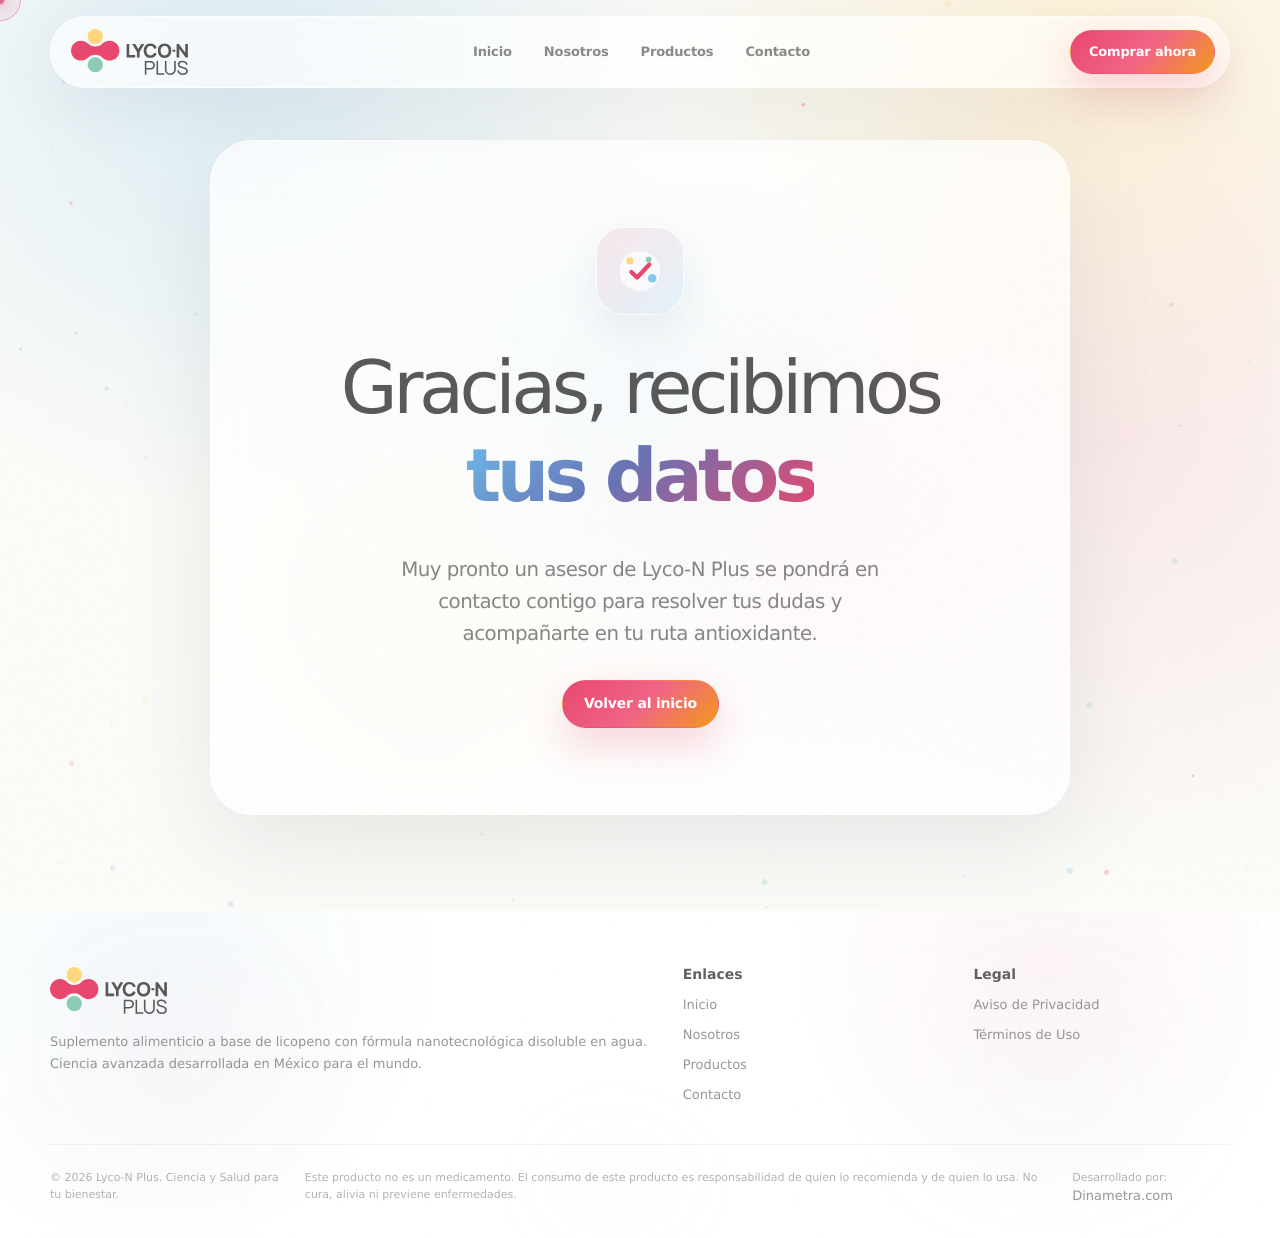
<file: thankyou.html>
<!DOCTYPE html>
<html lang="es">
<head>
  <meta charset="UTF-8" />
  <meta name="viewport" content="width=device-width, initial-scale=1.0" />
  <title>Lyco-N Plus | Protección celular con 80% de absorción</title>
  <meta name="description" content="Lyco-N Plus: fórmula nanohíbrida con 80% de absorción. Ciencia mexicana patentada por la UDG." />
  <link rel="icon" type="image/svg+xml" href="[data-uri]" />
  <style>
    :root {
      --gray: #595757;
      --gray-900: #313030;
      --gray-700: #666464;
      --gray-500: #918f8f;
      --gray-300: #dedddd;
      --gray-100: #f7f7f5;
      --white: #ffffff;
      --orange: #F2991A;
      --blue: #6EBAE8;
      --pink: #E8476E;
      --green: #8CCEB5;
      --yellow: #FFD67A;
      --purple: #6673B5;
      --mint: #effaf6;
      --rose: #fff2f5;
      --sky: #f1fbff;
      --cream: #fff9eb;
      --ink-soft: rgba(49, 48, 48, .78);
      --muted: rgba(89, 87, 87, .68);
      --shadow-soft: 0 28px 90px rgba(54, 64, 80, .10);
      --shadow-card: 0 16px 50px rgba(54, 64, 80, .075);
      --radius-xl: 34px;
      --radius-lg: 24px;
      --radius-md: 18px;
      --max: 1180px;
      --ease: cubic-bezier(.2,.8,.2,1);
      --spring: cubic-bezier(.16,1,.3,1);
    }

    * { box-sizing: border-box; }
    html { scroll-behavior: smooth; }
    body {
      margin: 0;
      font-family: Inter, ui-sans-serif, system-ui, -apple-system, BlinkMacSystemFont, "Segoe UI", sans-serif;
      color: var(--gray);
      background:
        radial-gradient(circle at 18% 6%, rgba(110, 186, 232, .20), transparent 28%),
        radial-gradient(circle at 85% 4%, rgba(255, 214, 122, .26), transparent 26%),
        radial-gradient(circle at 88% 36%, rgba(232, 71, 110, .10), transparent 31%),
        #fbfbf8;
      overflow-x: hidden;
      -webkit-font-smoothing: antialiased;
      text-rendering: geometricPrecision;
      cursor: none;
    }

    /* Estilos scrollbar */
    ::-webkit-scrollbar { width: 4px; }
    ::-webkit-scrollbar-thumb { background: var(--pink); border-radius: 8px; }
    ::-webkit-scrollbar-track { background: rgba(247, 247, 245, .68); }
    .dm-base-context { display: none; }
    body { overflow-x: hidden; }

    a { color: inherit; text-decoration: none; }
    img, svg { display: block; max-width: 100%; }
    button, input { font: inherit; }

    .page-shell { position: relative; overflow: hidden; }
    .noise {
      position: fixed;
      inset: 0;
      pointer-events: none;
      z-index: 70;
      opacity: .022;
      background-image: url("data:image/svg+xml,%3Csvg viewBox='0 0 256 256' xmlns='http://www.w3.org/2000/svg'%3E%3Cfilter id='noise'%3E%3CfeTurbulence type='fractalNoise' baseFrequency='.9' numOctaves='4' stitchTiles='stitch'/%3E%3C/filter%3E%3Crect width='256' height='256' filter='url(%23noise)' opacity='.65'/%3E%3C/svg%3E");
    }

    .progress-bar {
      position: fixed;
      z-index: 100;
      top: 0;
      left: 0;
      width: 0%;
      height: 3px;
      background: linear-gradient(90deg, var(--pink), var(--orange), var(--yellow), var(--blue));
      box-shadow: 0 0 22px rgba(232, 71, 110, .42);
      pointer-events: none;
    }

    .cursor-dot,
    .cursor-follower {
      position: fixed;
      top: 0;
      left: 0;
      border-radius: 999px;
      pointer-events: none;
      z-index: 120;
      transform: translate(-50%, -50%);
      mix-blend-mode: multiply;
    }
    .cursor-dot {
      width: 9px;
      height: 9px;
      background: var(--pink);
      box-shadow: 0 0 18px rgba(232, 71, 110, .30);
    }
    .cursor-follower {
      width: 42px;
      height: 42px;
      border: 1px solid rgba(232, 71, 110, .38);
      background: rgba(232, 71, 110, .08);
      transition: width .28s var(--spring), height .28s var(--spring), background .28s var(--spring), border .28s var(--spring);
      backdrop-filter: blur(4px);
    }
    body.cursor-active .cursor-follower {
      width: 72px;
      height: 72px;
      background: rgba(110, 186, 232, .11);
      border-color: rgba(110, 186, 232, .52);
    }

    .container {
      width: min(var(--max), calc(100% - 44px));
      margin: 0 auto;
      position: relative;
      z-index: 2;
    }

    .nav {
      position: fixed;
      z-index: 90;
      top: 16px;
      left: 50%;
      transform: translateX(-50%);
      width: min(var(--max), calc(100% - 32px));
      min-height: 70px;
      display: flex;
      align-items: center;
      justify-content: space-between;
      gap: 18px;
      padding: 12px 14px 12px 20px;
      background: rgba(255, 255, 255, .62);
      border: 1px solid rgba(255, 255, 255, .80);
      border-radius: 999px;
      box-shadow: 0 18px 64px rgba(54, 64, 80, .075);
      backdrop-filter: blur(20px);
      -webkit-backdrop-filter: blur(20px);
      transition: background .35s var(--ease), border .35s var(--ease), box-shadow .35s var(--ease), min-height .35s var(--ease), top .35s var(--ease);
    }
    .nav.is-scrolled {
      top: 10px;
      min-height: 62px;
      background: rgba(255, 255, 255, .82);
      border-color: rgba(232, 71, 110, .12);
      box-shadow: 0 18px 70px rgba(54, 64, 80, .11);
    }

    .brand { display: inline-flex; align-items: center; gap: 10px; min-width: 142px; }
    .brand img { width: 118px; height: auto; }

    .nav-links {
      list-style: none;
      display: flex;
      align-items: center;
      justify-content: center;
      gap: 4px;
      margin: 0;
      padding: 0;
      color: rgba(89, 87, 87, .70);
      font-size: 13px;
      font-weight: 560;
      letter-spacing: -.01em;
    }
    .nav-links a {
      display: inline-flex;
      padding: 11px 14px;
      border-radius: 999px;
      transition: .25s var(--ease);
    }
    .nav-links a:hover { background: rgba(110, 186, 232, .14); color: var(--gray-900); }

    .btn {
      display: inline-flex;
      align-items: center;
      justify-content: center;
      gap: 9px;
      min-height: 48px;
      padding: 0 21px;
      border-radius: 999px;
      border: 1px solid transparent;
      font-size: 14px;
      font-weight: 720;
      letter-spacing: -.015em;
      cursor: none;
      transition: transform .25s var(--ease), box-shadow .25s var(--ease), background .25s var(--ease), border-color .25s var(--ease), filter .25s var(--ease);
      will-change: transform;
    }
    .btn:hover { transform: translateY(-4px) scale(1.015); }
    .btn-float { animation: buttonFloat 4.8s var(--ease) infinite; }
    .btn-float:nth-child(2) { animation-delay: .55s; }
    @keyframes buttonFloat {
      0%,100% { transform: translateY(0); }
      50% { transform: translateY(-5px); }
    }
    .btn-primary {
      color: white;
      background: linear-gradient(135deg, var(--pink), #f16585 52%, var(--orange));
      box-shadow: 0 16px 42px rgba(232, 71, 110, .24);
    }
    .btn-primary:hover { box-shadow: 0 22px 58px rgba(232, 71, 110, .32); filter: saturate(1.05); }
    .btn-soft {
      color: rgba(49,48,48,.84);
      background: rgba(255,255,255,.74);
      border-color: rgba(89, 87, 87, .12);
      box-shadow: 0 16px 44px rgba(54, 64, 80, .08);
      backdrop-filter: blur(16px);
    }
    .btn-soft:hover { background: white; border-color: rgba(110, 186, 232, .30); }
    .btn-small { min-height: 44px; padding-inline: 18px; font-size: 13px; }

    .particle-canvas {
      position: absolute;
      inset: 0;
      width: 100%;
      height: 100%;
      z-index: 0;
      pointer-events: none;
      opacity: .72;
    }

    .hero {
      min-height: 100svh;
      padding: 124px 0 54px;
      display: grid;
      align-items: center;
      position: relative;
      isolation: isolate;
      overflow: visible;
    }
    .hero::before {
      content: "";
      position: absolute;
      inset: 0;
      z-index: -2;
      background:
        radial-gradient(circle at 66% 43%, rgba(110, 186, 232, .18), transparent 30%),
        radial-gradient(circle at 50% 70%, rgba(232, 71, 110, .09), transparent 32%),
        linear-gradient(180deg, rgba(255,255,255,.52), rgba(255,255,255,0));
    }
    .hero-layout {
      min-height: min(760px, calc(100svh - 142px));
      display: grid;
      grid-template-columns: minmax(0, 0.9fr) minmax(420px, 1.12fr);
      align-items: center;
      gap: clamp(26px, 4vw, 62px);
      position: relative;
      overflow: visible;
    }
    .hero-copy { position: relative; z-index: 6; max-width: 610px; overflow: visible; }
    .hero-kicker {
      display: inline-flex;
      align-items: center;
      gap: 9px;
      margin-bottom: 20px;
      padding: 8px 12px;
      border-radius: 999px;
      background: rgba(255,255,255,.66);
      border: 1px solid rgba(89, 87, 87, .08);
      box-shadow: 0 14px 40px rgba(54, 64, 80, .055);
      font-size: 12px;
      font-weight: 720;
      color: rgba(89, 87, 87, .70);
      letter-spacing: .02em;
      backdrop-filter: blur(12px);
    }
    .hero-kicker .dot { width: 8px; height: 8px; border-radius: 50%; background: var(--green); box-shadow: 12px 0 0 var(--blue), 24px 0 0 var(--yellow), 36px 0 0 var(--pink); margin-right: 36px; }

    h1, h2, h3, p { margin-top: 0; }
    h1 {
      max-width: 680px;
      margin: 0 0 24px;
      font-size: clamp(50px, 6.1vw, 104px);
      line-height: .96;
      letter-spacing: -.072em;
      font-weight: 390;
      color: rgba(49,48,48,.80);
      text-wrap: balance;
      overflow: visible;
      padding-bottom: .08em;
    }
    h1 strong,
    h2 strong {
      font-weight: 770;
      color: transparent;
      background: linear-gradient(135deg, var(--blue), var(--purple) 45%, var(--pink));
      -webkit-background-clip: text;
      background-clip: text;
    }
    .line-wrap {
      display: block;
      overflow: hidden;
      padding: 0 .04em .08em;
      margin: 0 -.04em -.08em;
    }
    .line {
      display: block;
      transform: translateY(108%);
      transition: transform 1.1s var(--spring);
      will-change: transform;
    }
    .is-visible .line { transform: translateY(0); }
    .line-wrap:nth-child(2) .line { transition-delay: .08s; }
    .line-wrap:nth-child(3) .line { transition-delay: .16s; }
    .line-wrap:nth-child(4) .line { transition-delay: .24s; }

    .hero-lead {
      max-width: 520px;
      margin-bottom: 30px;
      color: rgba(89, 87, 87, .72);
      font-size: clamp(17px, 1.55vw, 21px);
      line-height: 1.62;
      font-weight: 390;
      letter-spacing: -.026em;
    }
    .hero-actions { display: flex; flex-wrap: wrap; gap: 12px; }

    .hero-visual {
      position: relative;
      z-index: 4;
      min-height: 650px;
      display: grid;
      place-items: center;
      perspective: 1200px;
      overflow: visible;
      transform-style: preserve-3d;
      transition: transform .18s linear;
    }
    .hero-visual::before {
      content: "";
      position: absolute;
      width: min(720px, 92vw);
      aspect-ratio: 1.06;
      border-radius: 42%;
      background:
        radial-gradient(circle at 62% 38%, rgba(110,186,232,.25), transparent 34%),
        radial-gradient(circle at 42% 70%, rgba(232,71,110,.13), transparent 31%),
        radial-gradient(circle at 58% 62%, rgba(255,214,122,.14), transparent 29%);
      filter: blur(18px);
      opacity: .9;
      animation: auraDrift 9s var(--ease) infinite;
    }
    @keyframes auraDrift {
      0%,100% { transform: translate3d(0,0,0) scale(.95); }
      50% { transform: translate3d(10px,-12px,0) scale(1.03); }
    }

    .capsule-scene {
      position: relative;
      width: min(720px, 94vw);
      aspect-ratio: 1.1;
      transform-style: preserve-3d;
      filter: drop-shadow(0 58px 55px rgba(54,64,80,.20));
      animation: renderFloat 7s var(--ease) infinite;
    }
    @keyframes renderFloat {
      0%,100% { transform: translateY(0) rotateX(0deg) rotateZ(-1deg); }
      50% { transform: translateY(-14px) rotateX(3deg) rotateZ(1deg); }
    }
    .capsule-svg { width: 100%; height: 100%; overflow: visible; }
    .cap-top { transform-origin: 520px 250px; animation: capOpen 4.4s var(--spring) .25s both, capBreath 6s var(--ease) 4.6s infinite; }
    .cap-bottom { transform-origin: 320px 410px; animation: capBaseIn 1.2s var(--spring) .15s both; }
    @keyframes capOpen {
      0% { transform: translate(0px, 88px) rotate(-26deg); opacity: 0; }
      55% { opacity: 1; }
      100% { transform: translate(34px, -52px) rotate(-18deg); opacity: 1; }
    }
    @keyframes capBreath {
      0%,100% { transform: translate(34px, -52px) rotate(-18deg); }
      50% { transform: translate(44px, -64px) rotate(-20deg); }
    }
    @keyframes capBaseIn {
      0% { transform: translate(-30px, 28px) rotate(10deg); opacity: 0; }
      100% { transform: translate(0, 0) rotate(0deg); opacity: 1; }
    }
    .nano-particle { transform-origin: center; opacity: 0; animation: moleculeRise 4.4s var(--spring) forwards; }
    .nano-particle:nth-child(odd) { animation-duration: 5.2s; }
    .nano-particle:nth-child(3n) { animation-delay: .38s; }
    .nano-particle:nth-child(4n) { animation-delay: .74s; }
    @keyframes moleculeRise {
      0% { transform: translate(0, 34px) scale(.46); opacity: 0; }
      35% { opacity: .72; }
      100% { transform: translate(var(--mx, 0), var(--my, -80px)) scale(1); opacity: .95; }
    }
    .spark { animation: sparkle 3.4s ease-in-out infinite; transform-origin: center; }
    .spark:nth-child(2n) { animation-delay: .65s; }
    @keyframes sparkle { 0%,100% { opacity:.1; transform: scale(.65); } 50% { opacity:.92; transform: scale(1.12); } }

    .hero-stat {
      position: absolute;
      z-index: 8;
      display: grid;
      gap: 3px;
      min-width: 152px;
      padding: 15px 16px;
      border-radius: 22px;
      background: rgba(255,255,255,.72);
      border: 1px solid rgba(255,255,255,.86);
      box-shadow: var(--shadow-card);
      backdrop-filter: blur(18px);
      color: var(--gray-700);
      animation: statFloat 5.8s var(--ease) infinite;
    }
    .hero-stat b { font-size: 25px; line-height: 1; letter-spacing: -.045em; color: var(--gray-900); font-weight: 760; }
    .hero-stat span { font-size: 12px; line-height: 1.26; color: rgba(89,87,87,.66); font-weight: 610; }
    .stat-a { left: 2%; top: 19%; }
    .stat-b { right: 0; top: 29%; animation-delay: .8s; }
    .stat-c { left: 13%; bottom: 17%; animation-delay: 1.4s; }
    .stat-a b { color: var(--blue); }
    .stat-b b { color: var(--pink); }
    .stat-c b { color: var(--green); }
    @keyframes statFloat { 0%,100% { transform: translateY(0); } 50% { transform: translateY(-10px); } }

    .marquee-strip {
      width: 100%;
      overflow: hidden;
      padding: 15px 0;
      border-block: 1px solid rgba(89,87,87,.07);
      background: rgba(255,255,255,.38);
      backdrop-filter: blur(12px);
    }
    .keyword-track {
      display: flex;
      gap: 10px;
      width: max-content;
      animation: marqueeLeft 32s linear infinite;
    }
    .keyword-track span {
      display: inline-flex;
      align-items: center;
      gap: 10px;
      padding: 9px 14px;
      border-radius: 999px;
      color: rgba(89,87,87,.64);
      background: rgba(255,255,255,.62);
      border: 1px solid rgba(89,87,87,.08);
      font-size: 12px;
      letter-spacing: .06em;
      text-transform: uppercase;
      font-weight: 720;
    }
    .keyword-track span::before { content:""; width: 7px; height:7px; border-radius:50%; background: var(--pink); box-shadow: 10px 0 0 var(--blue); margin-right: 10px; }
    @keyframes marqueeLeft { from { transform: translateX(0); } to { transform: translateX(-50%); } }
    @keyframes marqueeRight { from { transform: translateX(-50%); } to { transform: translateX(0); } }

    .section { padding: 96px 0; position: relative; overflow: hidden; }
    .section-tight { padding: 72px 0; }
    .section-head {
      display: grid;
      gap: 14px;
      justify-items: center;
      text-align: center;
      margin-bottom: 52px;
    }
    .eyebrow {
      display: inline-flex;
      align-items: center;
      gap: 8px;
      padding: 8px 12px;
      border-radius: 999px;
      background: rgba(255,255,255,.68);
      border: 1px solid rgba(89,87,87,.08);
      color: rgba(89,87,87,.62);
      font-size: 11px;
      font-weight: 780;
      letter-spacing: .12em;
      text-transform: uppercase;
      backdrop-filter: blur(14px);
    }
    .eyebrow::before { content: ""; width: 8px; height: 8px; border-radius: 50%; background: var(--pink); box-shadow: 11px 0 0 var(--yellow), 22px 0 0 var(--green); margin-right: 20px; }
    h2 {
      max-width: 850px;
      margin-bottom: 0;
      color: rgba(49,48,48,.78);
      font-size: clamp(38px, 5vw, 72px);
      line-height: 1.04;
      letter-spacing: -.058em;
      font-weight: 400;
      text-wrap: balance;
      padding-bottom: .05em;
    }
    .section-copy {
      max-width: 680px;
      margin: 0;
      color: rgba(89,87,87,.68);
      font-size: 18px;
      line-height: 1.72;
      letter-spacing: -.025em;
      font-weight: 390;
      text-wrap: pretty;
    }

    .reveal,
    .fade-up {
      opacity: 0;
      transform: translateY(28px);
      transition: opacity .95s var(--spring), transform .95s var(--spring), filter .95s var(--spring);
      filter: blur(8px);
    }
    .is-visible.reveal,
    .is-visible .fade-up,
    .fade-up.is-visible {
      opacity: 1;
      transform: translateY(0);
      filter: blur(0);
    }
    .delay-1 { transition-delay: .08s; }
    .delay-2 { transition-delay: .16s; }
    .delay-3 { transition-delay: .24s; }
    .delay-4 { transition-delay: .32s; }

    .absorption { position: relative; }
    .metric-panel {
      display: grid;
      grid-template-columns: 1.15fr .85fr;
      gap: 22px;
      align-items: stretch;
    }
    .metric-hero {
      position: relative;
      min-height: 376px;
      padding: clamp(28px, 5vw, 58px);
      border-radius: var(--radius-xl);
      background: rgba(255,255,255,.70);
      border: 1px solid rgba(255,255,255,.84);
      box-shadow: var(--shadow-soft);
      overflow: hidden;
      backdrop-filter: blur(20px);
    }
    .metric-hero::after {
      content: "";
      position: absolute;
      width: 460px;
      height: 460px;
      right: -120px;
      bottom: -170px;
      border-radius: 50%;
      border: 1px solid rgba(110,186,232,.32);
      box-shadow: inset 0 0 0 28px rgba(110,186,232,.06), inset 0 0 0 70px rgba(232,71,110,.05);
    }
    .big-percent {
      position: relative;
      z-index: 2;
      display: flex;
      align-items: flex-end;
      gap: 22px;
      flex-wrap: wrap;
      margin-top: 28px;
    }
    .big-percent .number {
      font-size: clamp(104px, 16vw, 220px);
      line-height: .78;
      letter-spacing: -.09em;
      font-weight: 790;
      color: transparent;
      background: linear-gradient(135deg, var(--blue), var(--pink));
      -webkit-background-clip: text;
      background-clip: text;
    }
    .big-percent .caption { max-width: 250px; padding-bottom: 16px; color: rgba(89,87,87,.64); font-size: 18px; line-height: 1.35; font-weight: 430; }
    .vs-stack { display: grid; gap: 18px; }
    .vs-card {
      display: grid;
      align-content: center;
      min-height: 179px;
      padding: 28px;
      border-radius: var(--radius-lg);
      background: rgba(255,255,255,.58);
      border: 1px solid rgba(255,255,255,.82);
      box-shadow: var(--shadow-card);
      backdrop-filter: blur(18px);
    }
    .vs-number { font-size: 70px; line-height: .92; letter-spacing: -.08em; font-weight: 760; color: rgba(49,48,48,.26); }
    .vs-card:first-child .vs-number { color: var(--blue); }
    .vs-text { margin-top: 8px; color: rgba(89,87,87,.66); font-size: 18px; font-weight: 640; letter-spacing: -.03em; }

    .bento-grid { display: grid; grid-template-columns: repeat(3, 1fr); gap: 18px; }
    .benefit-card {
      --accent: var(--pink);
      --accent-soft: rgba(232,71,110,.10);
      position: relative;
      overflow: hidden;
      min-height: 340px;
      padding: 30px;
      border-radius: var(--radius-xl);
      background: rgba(255,255,255,.70);
      border: 1px solid rgba(255,255,255,.84);
      box-shadow: var(--shadow-card);
      backdrop-filter: blur(20px);
      transition: transform .28s var(--ease), box-shadow .28s var(--ease), border-color .28s var(--ease);
    }
    .benefit-card::before {
      content: "";
      position: absolute;
      inset: 26px auto 26px 0;
      width: 0;
      border-radius: 999px;
      background: var(--accent);
      transition: width .28s var(--ease);
    }
    .benefit-card:hover { transform: translateY(-8px); box-shadow: 0 30px 78px rgba(54,64,80,.12); border-color: rgba(232,71,110,.14); }
    .benefit-card:hover::before { width: 5px; }
    .benefit-card::after {
      content: "";
      position: absolute;
      right: -46px;
      top: -50px;
      width: 150px;
      height: 150px;
      border-radius: 50%;
      background: var(--accent-soft);
    }
    .icon-mark {
      width: 46px;
      height: 46px;
      display: grid;
      place-items: center;
      margin-bottom: 34px;
      border-radius: 16px;
      background: var(--accent-soft);
      color: var(--accent);
      transition: transform .28s var(--ease);
    }
    .benefit-card:hover .icon-mark { transform: translateX(4px) scale(1.08) rotate(-3deg); }
    .icon-mark svg { width: 22px; height: 22px; stroke-width: 2; }
    .benefit-card h3 {
      margin-bottom: 14px;
      color: rgba(49,48,48,.78);
      font-size: 27px;
      line-height: 1.04;
      letter-spacing: -.045em;
      font-weight: 650;
      text-wrap: balance;
    }
    .benefit-card p { margin-bottom: 28px; color: rgba(89,87,87,.66); line-height: 1.65; font-size: 15px; font-weight: 395; }
    .tag {
      position: absolute;
      left: 30px;
      bottom: 28px;
      color: var(--accent);
      font-size: 11px;
      font-weight: 850;
      letter-spacing: .10em;
      text-transform: uppercase;
    }

    .science-wrap { display: grid; grid-template-columns: .92fr 1.08fr; gap: 22px; align-items: stretch; }
    .science-copy {
      min-height: 514px;
      padding: clamp(30px, 5vw, 56px);
      border-radius: var(--radius-xl);
      background: linear-gradient(145deg, rgba(89,87,87,.91), rgba(49,48,48,.93));
      color: white;
      box-shadow: var(--shadow-soft);
      position: relative;
      overflow: hidden;
    }
    .science-copy::before {
      content: "";
      position: absolute;
      inset: -220px -220px auto auto;
      width: 500px;
      height: 500px;
      border-radius: 50%;
      background: radial-gradient(circle, rgba(110,186,232,.22), transparent 60%);
    }
    .science-copy h2 { color: rgba(255,255,255,.88); font-size: clamp(38px, 5vw, 68px); max-width: 560px; }
    .science-copy h2 strong { color: var(--yellow); background: none; -webkit-text-fill-color: var(--yellow); }
    .science-copy p { max-width: 520px; margin: 22px 0 30px; color: rgba(255,255,255,.72); font-size: 18px; line-height: 1.7; font-weight: 365; }
    .science-list { display: grid; gap: 14px; margin: 0; padding: 0; list-style: none; }
    .science-list li { display: flex; gap: 12px; align-items: flex-start; color: rgba(255,255,255,.72); line-height: 1.42; font-size: 15px; font-weight: 410; }
    .science-list li::before { content: ""; flex: 0 0 10px; width: 10px; height: 10px; border-radius: 50%; background: var(--green); margin-top: 5px; box-shadow: 14px 0 0 var(--blue); }
    .video-card {
      position: relative;
      min-height: 514px;
      border-radius: var(--radius-xl);
      background:
        linear-gradient(180deg, rgba(255,255,255,.44), rgba(255,255,255,.14)),
        radial-gradient(circle at 58% 42%, rgba(110,186,232,.22), transparent 38%),
        radial-gradient(circle at 35% 72%, rgba(232,71,110,.12), transparent 32%),
        url('[data-uri]') center/cover;
      box-shadow: var(--shadow-soft);
      overflow: hidden;
      transform: translateZ(0);
    }
    .video-card::after { content: ""; position: absolute; inset: 0; background: linear-gradient(120deg, rgba(255,255,255,.18), rgba(255,255,255,0) 45%, rgba(49,48,48,.20)); }
    .play-btn {
      position: absolute;
      inset: 50% auto auto 50%;
      transform: translate(-50%, -50%);
      width: 86px;
      height: 86px;
      border-radius: 50%;
      display: grid;
      place-items: center;
      background: rgba(255,255,255,.68);
      border: 1px solid rgba(255,255,255,.82);
      color: var(--pink);
      box-shadow: 0 20px 62px rgba(54,64,80,.14);
      backdrop-filter: blur(18px);
      z-index: 3;
      animation: pulsePlay 2.8s var(--ease) infinite;
    }
    @keyframes pulsePlay { 0%,100% { transform: translate(-50%, -50%) scale(1); } 50% { transform: translate(-50%, -50%) scale(1.06); } }
    .video-caption { position: absolute; left: 28px; bottom: 28px; z-index: 3; padding: 14px 16px; border-radius: 18px; background: rgba(255,255,255,.70); backdrop-filter: blur(16px); color: rgba(49,48,48,.75); font-weight: 700; font-size: 13px; }

    .testimonials { padding-bottom: 62px; }
    .testimonial-marquee {
      display: grid;
      gap: 18px;
      width: 100vw;
      margin-left: calc(50% - 50vw);
      overflow: hidden;
      mask-image: linear-gradient(90deg, transparent, #000 10%, #000 90%, transparent);
      -webkit-mask-image: linear-gradient(90deg, transparent, #000 10%, #000 90%, transparent);
    }
    .testimonial-track { display: flex; gap: 18px; width: max-content; }
    .testimonial-track.left { animation: testimonialLeft 44s linear infinite; }
    .testimonial-track.right { animation: testimonialRight 48s linear infinite; }
    @keyframes testimonialLeft { from { transform: translateX(0); } to { transform: translateX(-50%); } }
    @keyframes testimonialRight { from { transform: translateX(-50%); } to { transform: translateX(0); } }
    .testimonial-card {
      flex: 0 0 390px;
      min-height: 170px;
      padding: 20px;
      border-radius: 28px;
      background: rgba(255,255,255,.70);
      border: 1px solid rgba(255,255,255,.84);
      box-shadow: var(--shadow-card);
      backdrop-filter: blur(18px);
      display: grid;
      grid-template-columns: 54px 1fr;
      gap: 16px;
      align-items: start;
    }
    .testimonial-card img { width: 54px; height: 54px; object-fit: cover; border-radius: 50%; border: 2px solid rgba(255,255,255,.92); box-shadow: 0 10px 20px rgba(54,64,80,.12); }
    .testimonial-card p { margin: 0 0 14px; color: rgba(89,87,87,.76); line-height: 1.56; font-size: 14px; letter-spacing: -.01em; }
    .testimonial-card strong { color: rgba(49,48,48,.78); font-size: 14px; letter-spacing: -.01em; }
    .testimonial-card span { display: block; margin-top: 3px; color: rgba(89,87,87,.50); font-size: 12px; font-weight: 600; }

    .pricing { padding-top: 44px; padding-bottom: 74px; }
    .plans-wrap {
      display: grid;
      grid-template-columns: repeat(2, minmax(0, 420px));
      justify-content: center;
      gap: 22px;
      margin-top: 34px;
    }
    .plan-card {
      position: relative;
      min-height: 340px;
      padding: 34px;
      border-radius: var(--radius-xl);
      background: rgba(255,255,255,.72);
      border: 1px solid rgba(89,87,87,.08);
      box-shadow: var(--shadow-soft);
      overflow: hidden;
      backdrop-filter: blur(20px);
      transition: transform .28s var(--ease), box-shadow .28s var(--ease), border-color .28s var(--ease);
    }
    .plan-card:hover { transform: translateY(-8px); box-shadow: 0 34px 86px rgba(54,64,80,.13); border-color: rgba(232,71,110,.20); }
    .plan-card.featured { border-color: rgba(232,71,110,.36); }
    .plan-card::after { content:""; position:absolute; width: 190px; height:190px; border-radius:50%; right:-74px; top:-74px; background: radial-gradient(circle, rgba(232,71,110,.13), transparent 68%); }
    .plan-label { color: rgba(89,87,87,.50); font-size: 11px; letter-spacing: .12em; font-weight: 820; text-transform: uppercase; }
    .plan-card h3 { margin: 13px 0 8px; color: rgba(49,48,48,.80); font-size: 29px; line-height: 1.04; letter-spacing: -.045em; font-weight: 640; }
    .plan-card p { color: rgba(89,87,87,.58); font-size: 14px; line-height: 1.55; }
    .price { display: flex; align-items: baseline; gap: 8px; margin: 28px 0 24px; color: rgba(49,48,48,.82); font-size: clamp(54px, 6vw, 78px); line-height: .82; letter-spacing: -.075em; font-weight: 760; }
    .price span { font-size: 13px; letter-spacing: .02em; color: rgba(89,87,87,.54); font-weight: 720; }
    .badge { position:absolute; top: 22px; right: 22px; padding: 8px 10px; border-radius: 999px; background: rgba(232,71,110,.10); color: var(--pink); font-size: 11px; font-weight: 830; letter-spacing: .08em; }
    .payment-logos { display: flex; flex-wrap: wrap; align-items: center; justify-content: center; gap: 10px; margin-top: 28px; }
    .pay-logo {
      width: 72px;
      height: 40px;
      border-radius: 999px;
      display: grid;
      place-items: center;
      background: rgba(255,255,255,.70);
      border: 1px solid rgba(89,87,87,.08);
      box-shadow: 0 12px 30px rgba(54,64,80,.05);
    }
    .pay-logo svg { width: 48px; height: 25px; }

    .faq { padding-top: 66px; }
    .faq-shell { max-width: 760px; margin: 0 auto; }
    .faq-item { border-radius: 24px; background: rgba(255,255,255,.72); border: 1px solid rgba(89,87,87,.08); box-shadow: var(--shadow-card); overflow: hidden; backdrop-filter: blur(18px); }
    .faq-btn { width: 100%; min-height: 74px; padding: 0 24px; display: flex; justify-content: space-between; align-items: center; background: none; border: 0; color: rgba(49,48,48,.80); font-weight: 760; cursor: none; text-align: left; }
    .faq-panel { max-height: 0; overflow: hidden; transition: max-height .42s var(--ease); }
    .faq-panel p { padding: 0 24px 24px; margin: 0; color: rgba(89,87,87,.67); line-height: 1.7; }
    .faq-item.active .faq-panel { max-height: 240px; }
    .faq-icon { transition: transform .32s var(--ease); color: var(--pink); }
    .faq-item.active .faq-icon { transform: rotate(45deg); }

    .cta-form {
      padding: 86px 0 100px;
      position: relative;
      overflow: hidden;
      background: linear-gradient(180deg, rgba(255,255,255,0), rgba(102,115,181,.13));
    }
    .cta-grid { display: grid; grid-template-columns: .92fr 1.08fr; gap: 42px; align-items: center; }
    .cta-copy h2 { max-width: 620px; }
    .form-card {
      position: relative;
      z-index: 2;
      padding: clamp(24px, 4vw, 38px);
      border-radius: 34px;
      background: rgba(255,255,255,.76);
      border: 1px solid rgba(255,255,255,.86);
      box-shadow: 0 36px 100px rgba(54,64,80,.13);
      backdrop-filter: blur(22px);
      overflow: hidden;
    }
    .form-card::before { content:""; position:absolute; inset:-1px; border-radius:inherit; pointer-events:none; background: linear-gradient(135deg, rgba(232,71,110,.20), transparent 38%, rgba(110,186,232,.18)); mask: linear-gradient(#000 0 0) content-box, linear-gradient(#000 0 0); -webkit-mask: linear-gradient(#000 0 0) content-box, linear-gradient(#000 0 0); padding:1px; -webkit-mask-composite: xor; mask-composite: exclude; }
    .form-card form { display: grid; gap: 14px; position: relative; z-index: 2; }
    .field { display: grid; gap: 7px; }
    .field label { color: rgba(89,87,87,.62); font-size: 12px; font-weight: 760; letter-spacing: .02em; }
    .field input {
      width: 100%;
      min-height: 56px;
      border: 1px solid rgba(89,87,87,.10);
      border-radius: 18px;
      background: rgba(247,247,245,.78);
      padding: 0 16px;
      outline: 0;
      color: rgba(49,48,48,.82);
      transition: border-color .25s var(--ease), background .25s var(--ease), box-shadow .25s var(--ease);
    }
    .field input::placeholder { color: rgba(89,87,87,.40); }
    .field input:focus { border-color: rgba(232,71,110,.34); background: white; box-shadow: 0 0 0 5px rgba(232,71,110,.08); }

    .footer { padding: 56px 0 30px; background: rgba(255,255,255,.72); }
    .footer-grid { display: grid; grid-template-columns: 1.4fr .6fr .6fr; gap: 34px; padding-bottom: 36px; border-bottom: 1px solid rgba(89,87,87,.08); }
    .footer-logo { width: 118px; margin-bottom: 18px; }
    .footer p, .footer a { color: rgba(89,87,87,.62); font-size: 13px; line-height: 1.7; }
    .footer h4 { margin: 0 0 12px; color: rgba(49,48,48,.76); font-size: 14px; }
    .footer-links { display: grid; gap: 8px; }
    .footer-bottom { display: flex; justify-content: space-between; gap: 16px; padding-top: 24px; color: rgba(89,87,87,.45); font-size: 11px; line-height: 1.55; }

    @media (max-width: 1020px) {
      body { cursor: auto; }
      .cursor-dot, .cursor-follower { display: none; }
      .hero-layout { grid-template-columns: 1fr; min-height: auto; gap: 18px; }
      .hero-copy { max-width: 760px; padding-top: 26px; }
      .hero-visual { min-height: 560px; order: 2; }
      h1 { font-size: clamp(50px, 11vw, 84px); }
      .science-wrap, .metric-panel, .cta-grid { grid-template-columns: 1fr; }
      .bento-grid { grid-template-columns: 1fr; }
      .plans-wrap { grid-template-columns: minmax(0, 520px); }
      .nav-links { display: none; }
      .section { padding: 82px 0; }
      .pricing { padding-top: 32px; }
    }

    @media (max-width: 680px) {
      .container { width: min(100% - 28px, var(--max)); }
      .nav { top: 10px; width: calc(100% - 20px); min-height: 62px; padding: 10px 10px 10px 16px; }
      .brand { min-width: 116px; }
      .brand img { width: 104px; }
      .nav .btn { min-height: 42px; padding: 0 14px; font-size: 12px; }
      .hero { padding: 96px 0 36px; min-height: auto; }
      .hero-copy { padding-top: 14px; }
      .hero-kicker { font-size: 11px; max-width: 100%; white-space: normal; }
      h1 { font-size: clamp(43px, 13vw, 61px); line-height: 1; letter-spacing: -.06em; margin-bottom: 18px; }
      h2 { font-size: clamp(34px, 10vw, 50px); letter-spacing: -.05em; }
      .hero-lead, .section-copy { font-size: 16px; line-height: 1.62; }
      .hero-actions { flex-direction: column; align-items: stretch; }
      .hero-visual { min-height: 430px; margin-top: 4px; }
      .capsule-scene { width: min(520px, 105vw); margin-left: -2vw; }
      .hero-stat { min-width: 132px; padding: 12px 13px; border-radius: 18px; }
      .hero-stat b { font-size: 20px; }
      .hero-stat span { font-size: 11px; }
      .stat-a { left: 0; top: 10%; }
      .stat-b { right: -4px; top: 22%; }
      .stat-c { left: 6%; bottom: 8%; }
      .section { padding: 68px 0; }
      .section-tight { padding: 58px 0; }
      .section-head { margin-bottom: 34px; }
      .metric-hero, .benefit-card, .science-copy, .form-card, .plan-card { border-radius: 26px; }
      .big-percent .number { font-size: 112px; }
      .vs-card { min-height: 150px; }
      .science-copy, .video-card { min-height: auto; }
      .video-card { height: 430px; }
      .testimonial-card { flex-basis: 310px; grid-template-columns: 46px 1fr; padding: 16px; }
      .testimonial-card img { width: 46px; height: 46px; }
      .pricing { padding-top: 20px; padding-bottom: 58px; }
      .plans-wrap { margin-top: 24px; }
      .payment-logos { gap: 7px; }
      .pay-logo { width: 58px; height: 34px; }
      .pay-logo svg { width: 40px; }
      .footer-grid { grid-template-columns: 1fr; }
      .footer-bottom { flex-direction: column; }
    }

    @media (prefers-reduced-motion: reduce) {
      *, *::before, *::after { animation: none !important; transition: none !important; scroll-behavior: auto !important; }
      .line, .reveal, .fade-up { opacity: 1 !important; transform: none !important; filter: none !important; }
    }
  

    /* V5 ajustes: cápsula PNG fake render + footer más vivo + textos sin cortes */
    h1, h2, h3, .split-title, .hero-copy, .section-head {
      overflow: visible !important;
    }
    h1 {
      font-size: clamp(44px, 5.75vw, 96px);
      line-height: 1.035;
      letter-spacing: -.062em;
      padding-top: .04em;
      padding-bottom: .14em;
      margin-bottom: 18px;
    }
    h2 {
      line-height: 1.09;
      letter-spacing: -.052em;
      padding-top: .04em;
      padding-bottom: .14em;
    }
    .line-wrap {
      padding: .03em .07em .18em;
      margin: -.03em -.07em -.18em;
    }
    .hero-layout {
      grid-template-columns: minmax(0, .86fr) minmax(430px, 1.14fr);
      gap: clamp(24px, 3.8vw, 54px);
    }
    .hero-visual {
      min-height: 620px;
      padding: 18px 0;
    }
    .capsule-scene-png {
      width: min(820px, 94vw);
      aspect-ratio: 1.267;
      display: grid;
      place-items: center;
      filter: drop-shadow(0 46px 48px rgba(54,64,80,.18));
      animation: renderFloat 7s var(--ease) infinite;
      overflow: visible;
    }
    .capsule-render-img {
      width: 100%;
      height: 100%;
      object-fit: contain;
      object-position: center;
      user-select: none;
      pointer-events: none;
      transform: translateZ(24px) scale(1.02);
      animation: capsuleReveal 1.35s var(--spring) both, capsuleGlowPulse 6.8s var(--ease) 1.2s infinite;
    }
    @keyframes capsuleReveal {
      0% { opacity: 0; transform: translate3d(24px, 30px, 24px) scale(.92) rotate(-3deg); filter: blur(14px) saturate(.8); }
      100% { opacity: 1; transform: translate3d(0,0,24px) scale(1.02) rotate(0deg); filter: blur(0) saturate(1.06); }
    }
    @keyframes capsuleGlowPulse {
      0%,100% { filter: saturate(1.04) contrast(1.01); }
      50% { filter: saturate(1.16) contrast(1.03); }
    }
    .nano-glow {
      position: absolute;
      border-radius: 999px;
      pointer-events: none;
      mix-blend-mode: screen;
      filter: blur(18px);
      opacity: .42;
      animation: nanoGlowDrift 7.5s var(--ease) infinite;
    }
    .nano-glow-a {
      width: 42%; height: 24%; left: 35%; top: 34%;
      background: rgba(110, 186, 232, .45);
    }
    .nano-glow-b {
      width: 28%; height: 18%; right: 17%; top: 27%;
      background: rgba(232, 71, 110, .22);
      animation-delay: .8s;
    }
    @keyframes nanoGlowDrift {
      0%,100% { transform: translate3d(0,0,0) scale(.96); }
      50% { transform: translate3d(14px,-12px,0) scale(1.08); }
    }
    .hero-stat {
      backdrop-filter: blur(22px) saturate(1.1);
      background: rgba(255,255,255,.76);
    }
    .stat-a { left: 1%; top: 18%; }
    .stat-b { right: 1%; top: 31%; }
    .stat-c { left: 12%; bottom: 18%; }

    .footer {
      position: relative;
      overflow: hidden;
      background:
        radial-gradient(circle at 10% 18%, rgba(110,186,232,.16), transparent 26%),
        radial-gradient(circle at 84% 20%, rgba(232,71,110,.13), transparent 24%),
        radial-gradient(circle at 52% 86%, rgba(255,214,122,.16), transparent 28%),
        rgba(255,255,255,.78);
    }
    .footer .container { position: relative; z-index: 2; }
    .footer-particles {
      opacity: 1 !important;
      z-index: 1;
      mix-blend-mode: multiply;
    }
    .footer::before {
      content: "";
      position: absolute;
      inset: -20% -10%;
      z-index: 0;
      background-image:
        radial-gradient(circle, rgba(232,71,110,.22) 0 2px, transparent 2.4px),
        radial-gradient(circle, rgba(110,186,232,.20) 0 2px, transparent 2.4px),
        radial-gradient(circle, rgba(140,206,181,.18) 0 1.8px, transparent 2.2px);
      background-size: 78px 78px, 104px 104px, 132px 132px;
      background-position: 0 0, 30px 22px, 64px 48px;
      opacity: .48;
      animation: footerParticleDrift 18s linear infinite;
      pointer-events: none;
    }
    @keyframes footerParticleDrift {
      from { transform: translate3d(0,0,0); }
      to { transform: translate3d(-80px,-42px,0); }
    }

    @media (max-width: 1020px) {
      h1 { font-size: clamp(44px, 11vw, 68px); line-height: 1.05; letter-spacing: -.055em; }
      h2 { line-height: 1.1; }
      .hero-layout { grid-template-columns: 1fr; min-height: auto; padding-top: 36px; }
      .hero-copy { max-width: 760px; text-align: center; justify-self: center; }
      .hero-lead { margin-left: auto; margin-right: auto; }
      .hero-actions { justify-content: center; }
      .hero-visual { min-height: min(560px, 68vw); order: 2; padding: 0; }
      .capsule-scene-png { width: min(760px, 104vw); transform: translateX(-1vw); }
      .stat-a { left: 4%; top: 10%; }
      .stat-b { right: 4%; top: 18%; }
      .stat-c { left: 9%; bottom: 9%; }
    }
    @media (max-width: 640px) {
      .hero { padding-top: 104px; }
      h1 { font-size: clamp(41px, 13vw, 58px); line-height: 1.08; letter-spacing: -.048em; }
      .hero-copy { text-align: left; }
      .hero-lead { margin-left: 0; margin-right: 0; font-size: 16px; }
      .hero-actions { justify-content: flex-start; }
      .hero-visual { min-height: 440px; margin-top: 18px; }
      .capsule-scene-png { width: 125vw; transform: translateX(-11vw); }
      .hero-stat { min-width: 116px; padding: 11px 12px; border-radius: 18px; }
      .hero-stat b { font-size: 20px; }
      .hero-stat span { font-size: 10px; }
      .stat-a { left: -2%; top: 7%; }
      .stat-b { right: -2%; top: 22%; }
      .stat-c { left: 3%; bottom: 5%; }
      .line-wrap { padding-bottom: .22em; margin-bottom: -.22em; }
    }

  

    /* V6 final: logos reales, cápsula más clara y partículas visibles */
    .payment-logos {
      display: flex;
      flex-wrap: wrap;
      align-items: center;
      justify-content: center;
      gap: 10px;
      margin-top: 30px;
    }
    .pay-logo {
      width: 76px;
      height: 42px;
      padding: 8px 12px;
      border-radius: 999px;
      background: rgba(255,255,255,.78);
      border: 1px solid rgba(89,87,87,.10);
      box-shadow: 0 12px 34px rgba(54,64,80,.055);
      display: flex;
      align-items: center;
      justify-content: center;
      backdrop-filter: blur(14px);
      transition: transform .25s var(--ease), box-shadow .25s var(--ease), border-color .25s var(--ease), background .25s var(--ease);
    }
    .pay-logo:hover {
      transform: translateY(-4px);
      background: rgba(255,255,255,.94);
      border-color: rgba(232,71,110,.18);
      box-shadow: 0 18px 42px rgba(54,64,80,.095);
    }
    .pay-logo img {
      display: block;
      width: 100%;
      height: 100%;
      object-fit: contain;
      object-position: center;
    }
    .pay-logo.logo-error::after {
      content: attr(title);
      color: rgba(89,87,87,.62);
      font-size: 10px;
      font-weight: 800;
      letter-spacing: .02em;
    }
    .pay-logo.logo-error img { display: none; }

    .capsule-scene-png {
      width: min(860px, 96vw);
      filter: drop-shadow(0 54px 54px rgba(54,64,80,.20));
    }
    .capsule-render-img {
      transform: translateZ(28px) scale(1.035);
      filter: saturate(1.13) contrast(1.035) brightness(1.01);
    }
    .hero-visual::before {
      opacity: .78;
      filter: blur(22px);
    }
    .hero-stat { z-index: 9; }

    .footer-particles { opacity: 1 !important; filter: saturate(1.25); }
    .footer::before {
      opacity: .72;
      background-size: 58px 58px, 84px 84px, 116px 116px;
    }
    .footer::after {
      content: "";
      position: absolute;
      inset: 0;
      z-index: 0;
      pointer-events: none;
      background:
        radial-gradient(circle at 14% 42%, rgba(232,71,110,.16), transparent 18%),
        radial-gradient(circle at 82% 48%, rgba(110,186,232,.16), transparent 22%),
        radial-gradient(circle at 48% 88%, rgba(140,206,181,.15), transparent 18%);
      animation: footerGlowPulse 8s var(--ease) infinite;
    }
    @keyframes footerGlowPulse {
      0%,100% { opacity: .54; transform: scale(1); }
      50% { opacity: .88; transform: scale(1.025); }
    }

    .split-title, .line-wrap, .line, h1, h2, h3 {
      overflow: visible !important;
    }
    .line-wrap {
      padding-top: .08em !important;
      padding-bottom: .26em !important;
      margin-top: -.08em !important;
      margin-bottom: -.22em !important;
    }
    h1 { padding-bottom: .22em !important; }
    h2 { padding-bottom: .20em !important; }

    @media (max-width: 760px) {
      .payment-logos { gap: 8px; margin-top: 24px; }
      .pay-logo { width: 66px; height: 38px; padding: 8px 10px; }
      .capsule-scene-png { width: min(700px, 112vw); }
      .hero-stat { min-width: 130px; padding: 12px 13px; }
    }

  

    /* V8 polish: ajustes puntuales sin eliminar secciones */
    .hero-premium { overflow: visible; }
    .hero-layout-premium { min-height: min(780px, calc(100svh - 130px)); }
    .hero-visual-premium { min-height: 640px; }
    .premium-capsule { width: min(780px, 95vw); aspect-ratio: 1.314; filter: drop-shadow(0 28px 34px rgba(54,64,80,.12)); animation: premiumFloat 7s var(--ease) infinite; overflow: visible; }
    @keyframes premiumFloat { 0%,100% { transform: translateY(0) rotateX(0deg) rotateZ(-.5deg); } 50% { transform: translateY(-12px) rotateX(2.5deg) rotateZ(.8deg); } }
    .premium-capsule-svg { width: 100%; height: 100%; overflow: visible; position: relative; z-index: 2; }
    .capsule-aura { position: absolute; inset: 8% 3% 7%; border-radius: 44%; background: radial-gradient(circle at 68% 28%, rgba(110,186,232,.30), transparent 34%), radial-gradient(circle at 39% 68%, rgba(232,71,110,.12), transparent 28%), radial-gradient(circle at 54% 54%, rgba(255,214,122,.14), transparent 36%); filter: blur(24px); opacity: .84; animation: auraDrift 9s var(--ease) infinite; z-index: 0; }
    .capsule-shadow-soft { transform-origin: center; animation: shadowPulse 7s var(--ease) infinite; }
    @keyframes shadowPulse { 0%,100% { opacity:.085; transform:scaleX(.96); } 50% { opacity:.13; transform:scaleX(1.04); } }
    .premium-capsule .cap-top { transform-origin: 710px 225px; animation: capOpenPremium 1.8s var(--spring) .2s both, capBreathPremium 6.4s var(--ease) 2s infinite; }
    .premium-capsule .cap-bottom { transform-origin: 360px 450px; animation: capBasePremium 1.1s var(--spring) .1s both; }
    @keyframes capOpenPremium { 0% { transform: translate(-70px, 96px) rotate(-18deg); opacity: 0; } 65% { opacity: 1; } 100% { transform: translate(18px, -18px) rotate(0deg); opacity: 1; } }
    @keyframes capBreathPremium { 0%,100% { transform: translate(18px, -18px) rotate(0deg); } 50% { transform: translate(28px, -30px) rotate(1.8deg); } }
    @keyframes capBasePremium { 0% { transform: translate(-24px, 30px) rotate(8deg); opacity: 0; } 100% { transform: translate(0, 0) rotate(0deg); opacity: 1; } }
    .premium-capsule .molecule-cluster { animation: moleculeDrift 7.5s var(--ease) infinite; transform-origin: 540px 330px; }
    @keyframes moleculeDrift { 0%,100% { transform: translate(0,0) rotate(0deg); } 50% { transform: translate(10px,-12px) rotate(2deg); } }
    .premium-capsule .nano-wash { animation: washPulse 5.8s ease-in-out infinite; }
    .premium-capsule .nano-wash-pink { animation-delay: .8s; }
    @keyframes washPulse { 0%,100% { opacity:.55; } 50% { opacity:1; } }

    .split-title, h1, h2 { overflow: visible !important; }
    .split-title { padding-bottom: .18em !important; }
    .split-title .line-wrap { overflow: hidden; padding: 0 .08em .24em !important; margin: 0 -.08em -.22em !important; line-height: 1.18; }
    .split-title .line { transform: translateY(116%) rotate(1.6deg); transition: transform 1.18s var(--spring), opacity .85s var(--spring), filter .85s var(--spring); opacity: .2; filter: blur(6px); }
    .split-title.is-visible .line, .is-visible .split-title .line, .is-visible .line { transform: translateY(0) rotate(0deg); opacity: 1; filter: blur(0); }
    .split-title.is-visible .line { animation: titleMicroGlow 4.2s ease-in-out .9s both; }
    @keyframes titleMicroGlow { 0% { text-shadow: none; } 45% { text-shadow: 0 14px 34px rgba(110,186,232,.12); } 100% { text-shadow: none; } }
    .section-head .eyebrow, .hero-kicker { animation: pillFloat 5.8s var(--ease) infinite; }
    @keyframes pillFloat { 0%,100% { transform: translateY(0); } 50% { transform: translateY(-4px); } }

    .payment-logos { gap: 12px !important; margin-top: 30px !important; }
    .pay-logo { width: 54px !important; height: 34px !important; padding: 6px 8px !important; border-radius: 14px !important; background: rgba(255,255,255,.78) !important; border: 1px solid rgba(89,87,87,.08) !important; box-shadow: 0 10px 26px rgba(54,64,80,.045) !important; display:flex; align-items:center; justify-content:center; }
    .pay-logo img { max-width: 100%; max-height: 20px; object-fit: contain; image-rendering: auto; }

    .legal-check { display: grid; grid-template-columns: 18px 1fr; gap: 10px; align-items: start; margin-top: 2px; color: rgba(89,87,87,.66); font-size: 12px; line-height: 1.45; letter-spacing: -.01em; }
    .legal-check input { width: 18px; height: 18px; accent-color: var(--pink); margin-top: 1px; cursor: pointer; }
    .legal-check a { color: var(--pink); font-weight: 760; text-decoration: underline; text-decoration-thickness: 1px; text-underline-offset: 3px; }
    .legal-microcopy { margin: -2px 0 0; color: rgba(89,87,87,.52); font-size: 11px; line-height: 1.5; letter-spacing: -.01em; }

    .footer { background: radial-gradient(circle at 12% 18%, rgba(110,186,232,.08), transparent 26%), radial-gradient(circle at 82% 16%, rgba(232,71,110,.06), transparent 24%), rgba(255,255,255,.82) !important; overflow: hidden; }
    .footer::before { content: ""; position: absolute; inset: -10% -6%; z-index: 0; pointer-events: none; opacity: .11 !important; background-image: radial-gradient(circle, rgba(232,71,110,.24) 0 1.4px, transparent 1.8px), radial-gradient(circle, rgba(110,186,232,.22) 0 1.4px, transparent 1.8px), radial-gradient(circle, rgba(140,206,181,.20) 0 1.2px, transparent 1.7px) !important; background-size: 92px 92px, 132px 132px, 176px 176px !important; background-position: 0 0, 40px 26px, 80px 54px !important; filter: blur(.2px); }
    .footer::after { opacity: .18 !important; filter: blur(34px) !important; }
    .footer .container { position: relative; z-index: 2; }
    .footer-particles { opacity: .12 !important; }

    @media (max-width: 980px) { .hero-layout-premium { grid-template-columns: 1fr; text-align: center; } .hero-copy { justify-self: center; } .hero-actions { justify-content: center; } .hero-visual-premium { min-height: min(560px, 76vw); } .premium-capsule { width: min(760px, 106vw); } }
    @media (max-width: 640px) { .hero-premium { padding-top: 104px; } .hero-layout-premium { min-height: auto; gap: 12px; } .hero-copy { text-align: left; justify-self: stretch; } .hero-actions { justify-content: flex-start; } .hero-visual-premium { min-height: 430px; margin-top: 6px; } .premium-capsule { width: 126vw; transform: translateX(-12vw); } .payment-logos { gap: 8px !important; } .pay-logo { width: 48px !important; height: 31px !important; padding: 5px 7px !important; } .pay-logo img { max-height: 18px; } }

  
    .thankyou-hero { min-height: 100svh; display: grid; place-items: center; position: relative; padding: 140px 0 96px; overflow: hidden; isolation: isolate; }
    .thankyou-hero::before { content: ""; position: absolute; inset: 0; z-index: -1; background: radial-gradient(circle at 50% 42%, rgba(110,186,232,.22), transparent 30%), radial-gradient(circle at 62% 58%, rgba(232,71,110,.10), transparent 26%), radial-gradient(circle at 34% 66%, rgba(255,214,122,.14), transparent 28%); }
    .thankyou-card { width: min(860px, calc(100% - 42px)); padding: clamp(36px, 7vw, 86px); border-radius: 42px; background: rgba(255,255,255,.72); border: 1px solid rgba(255,255,255,.86); box-shadow: 0 30px 90px rgba(54,64,80,.10); backdrop-filter: blur(22px); text-align: center; position: relative; overflow: visible; }
    .thankyou-mark { width: 88px; height: 88px; margin: 0 auto 28px; border-radius: 28px; display: grid; place-items: center; background: linear-gradient(135deg, rgba(232,71,110,.12), rgba(110,186,232,.15)); box-shadow: inset 0 0 0 1px rgba(255,255,255,.8), 0 18px 42px rgba(54,64,80,.08); animation: renderFloat 6.2s var(--ease) infinite; }
    .thankyou-mark svg { width: 46px; height: 46px; }
    .thankyou-card h1, .thankyou-card .hero-lead { margin-left:auto; margin-right:auto; }
    .thankyou-actions { display:flex; justify-content:center; margin-top:30px; }
    @media (max-width:640px){ .thankyou-card { text-align:left; border-radius:30px; } .thankyou-actions{ justify-content:flex-start; } .thankyou-mark{ margin-left:0; } }

  </style>
</head>
<body>
  <div class="progress-bar" id="progressBar"></div>
  <div class="cursor-dot" id="cursorDot"></div>
  <div class="cursor-follower" id="cursorFollower"></div>
  <div class="noise"></div>

  <div class="page-shell">
<nav class="nav" id="nav">
      <a href="lycon_plus_landing_v8_final.html#inicio" class="brand" aria-label="Lyco-N Plus inicio">
        <img src="[data-uri]" alt="Lyco-N Plus" />
      </a>
<ul class="nav-links">
        <li><a href="index.html#inicio">Inicio</a></li>
        <li><a href="index.html#nosotros">Nosotros</a></li>
        <li><a href="index.html#productos">Productos</a></li>
        <li><a href="index.html#contacto">Contacto</a></li>
      </ul>
<a href="lycon_plus_landing_v8_final.html#contacto" class="btn btn-primary btn-small btn-float">Comprar ahora</a></nav> 
    <main class="thankyou-hero">
      <canvas class="particle-canvas" data-particles="hero"></canvas>
      <section class="thankyou-card reveal is-visible" aria-labelledby="thankyou-title">
        <div class="thankyou-mark" aria-hidden="true"><svg viewBox="0 0 64 64" fill="none" xmlns="http://www.w3.org/2000/svg"><circle cx="32" cy="32" r="28" fill="white" fill-opacity=".72"/><path d="M20 33.5L28 41L45 23" stroke="#E8476E" stroke-width="6" stroke-linecap="round" stroke-linejoin="round"/><circle cx="18" cy="18" r="5" fill="#FFD67A"/><circle cx="49" cy="42" r="6" fill="#6EBAE8" fill-opacity=".82"/><circle cx="44" cy="16" r="4" fill="#8CCEB5"/></svg></div>
        <h1 id="thankyou-title" class="split-title is-visible"><span class="line-wrap"><span class="line">Gracias, recibimos</span></span><span class="line-wrap"><span class="line"><strong>tus datos</strong></span></span></h1>
        <p class="hero-lead fade-up delay-1 is-visible">Muy pronto un asesor de Lyco-N Plus se pondrá en contacto contigo para resolver tus dudas y acompañarte en tu ruta antioxidante.</p>
        <div class="thankyou-actions fade-up delay-2 is-visible"><a href="lycon_plus_landing_v8_final.html#inicio" class="btn btn-primary btn-float">Volver al inicio</a></div>
      </section>
    </main>
    <footer class="footer">
      <div class="container">
        <div class="footer-grid">
          <div>
            <img class="footer-logo" src="[data-uri]" alt="Lyco-N Plus" />
            <p>Suplemento alimenticio a base de licopeno con fórmula nanotecnológica disoluble en agua. Ciencia avanzada desarrollada en México para el mundo.</p>
          </div>
          <div>
            <h4>Enlaces</h4>
            <div class="footer-links"><a href="index.html">Inicio</a><a href="index.html#nosotros">Nosotros</a><a href="index.html#productos">Productos</a><a href="index.html#contacto">Contacto</a></div>
          </div>
          <div>
            <h4>Legal</h4>
            <div class="footer-links"><a href="#">Aviso de Privacidad</a><a href="#">Términos de Uso</a></div>
          </div>
        </div>
        <div class="footer-bottom">
          <span>© 2026 Lyco-N Plus. Ciencia y Salud para tu bienestar.</span>
          <span>Este producto no es un medicamento. El consumo de este producto es responsabilidad de quien lo recomienda y de quien lo usa. No cura, alivia ni previene enfermedades.</span>
          <span>Desarrollado por: <a href="http://dinametra.com/" target="_blank" rel="noopener noreferrer">Dinametra.com</a></span>
        </div>
      </div>
    </footer>
  </div>

  <script>
    const nav = document.getElementById('nav');
    const progress = document.getElementById('progressBar');
    const cursorDot = document.getElementById('cursorDot');
    const cursorFollower = document.getElementById('cursorFollower');
    const heroVisual = document.getElementById('heroVisual');
    const videoCard = document.getElementById('videoCard');

    const onScroll = () => {
      const st = window.scrollY || document.documentElement.scrollTop;
      const h = document.documentElement.scrollHeight - window.innerHeight;
      progress.style.width = h > 0 ? `${(st / h) * 100}%` : '0%';
      nav.classList.toggle('is-scrolled', st > 12);
      if (videoCard) videoCard.style.transform = `translateY(${Math.min(26, st * 0.018)}px)`;
    };
    window.addEventListener('scroll', onScroll, { passive: true });
    onScroll();

    if (matchMedia('(pointer:fine)').matches) {
      let x = 0, y = 0, fx = 0, fy = 0;
      window.addEventListener('mousemove', (e) => {
        x = e.clientX; y = e.clientY;
        cursorDot.style.transform = `translate(${x}px, ${y}px) translate(-50%, -50%)`;

        if (heroVisual) {
          const rect = heroVisual.getBoundingClientRect();
          const mx = (e.clientX - rect.left) / rect.width - .5;
          const my = (e.clientY - rect.top) / rect.height - .5;
          heroVisual.style.transform = `rotateX(${my * -5}deg) rotateY(${mx * 7}deg) translate3d(${mx * 12}px, ${my * 10}px, 0)`;
        }
      });
      const loop = () => {
        fx += (x - fx) * .16;
        fy += (y - fy) * .16;
        cursorFollower.style.transform = `translate(${fx}px, ${fy}px) translate(-50%, -50%)`;
        requestAnimationFrame(loop);
      };
      loop();
      document.querySelectorAll('a, button, .benefit-card, .plan-card, .testimonial-card, .faq-btn').forEach(el => {
        el.addEventListener('mouseenter', () => document.body.classList.add('cursor-active'));
        el.addEventListener('mouseleave', () => document.body.classList.remove('cursor-active'));
      });
    }

    const revealObserver = new IntersectionObserver((entries) => {
      entries.forEach(entry => {
        if (entry.isIntersecting) {
          entry.target.classList.add('is-visible');
          if (entry.target.classList.contains('counter')) animateCounter(entry.target);
          // No removemos la clase para que al subir de regreso siga visible.
        }
      });
    }, { threshold: .12, rootMargin: '0px 0px -6% 0px' });

    document.querySelectorAll('.reveal, .split-title, .fade-up, .counter').forEach(el => revealObserver.observe(el));

    function animateCounter(el) {
      if (el.dataset.done) return;
      el.dataset.done = 'true';
      const final = Number(el.dataset.count || 0);
      const suffix = el.classList.contains('number') || el.classList.contains('vs-number') ? '%' : '';
      const duration = 1250;
      const start = performance.now();
      const tick = (now) => {
        const p = Math.min(1, (now - start) / duration);
        const eased = 1 - Math.pow(1 - p, 3);
        el.textContent = Math.round(final * eased) + suffix;
        if (p < 1) requestAnimationFrame(tick);
      };
      requestAnimationFrame(tick);
    }

    document.querySelectorAll('.faq-btn').forEach(btn => {
      btn.addEventListener('click', () => btn.closest('.faq-item').classList.toggle('active'));
    });

    function initParticles(canvas) {
      const ctx = canvas.getContext('2d');
      const kind = canvas.dataset.particles || 'soft';
      const colors = ['#E8476E', '#6EBAE8', '#8CCEB5', '#FFD67A', '#6673B5'];
      let particles = [];
      let w = 0, h = 0, dpr = Math.min(window.devicePixelRatio || 1, 2);
      const counts = { hero: 74, form: 92, video: 46, soft: 38, footer: 220 };
      function resize() {
        const rect = canvas.getBoundingClientRect();
        w = Math.max(1, rect.width); h = Math.max(1, rect.height);
        canvas.width = w * dpr; canvas.height = h * dpr;
        ctx.setTransform(dpr, 0, 0, dpr, 0, 0);
        particles = Array.from({ length: counts[kind] || 38 }, (_, i) => ({
          x: Math.random() * w,
          y: Math.random() * h,
          r: Math.random() * (kind === 'footer' ? 4.4 : kind === 'form' ? 2.8 : 2.2) + (kind === 'footer' ? 1.5 : .9),
          vx: (Math.random() - .5) * .28,
          vy: (Math.random() - .5) * .24,
          a: Math.random() * (kind === 'footer' ? .58 : .28) + (kind === 'footer' ? .28 : .08),
          c: colors[i % colors.length]
        }));
      }
      function draw() {
        ctx.clearRect(0, 0, w, h);
        particles.forEach(p => {
          p.x += p.vx; p.y += p.vy;
          if (p.x < -10) p.x = w + 10;
          if (p.x > w + 10) p.x = -10;
          if (p.y < -10) p.y = h + 10;
          if (p.y > h + 10) p.y = -10;
          ctx.beginPath();
          ctx.arc(p.x, p.y, p.r, 0, Math.PI * 2);
          ctx.fillStyle = hexToRgba(p.c, p.a);
          ctx.fill();
        });
        requestAnimationFrame(draw);
      }
      function hexToRgba(hex, a) {
        const v = hex.replace('#', '');
        const r = parseInt(v.slice(0,2), 16), g = parseInt(v.slice(2,4), 16), b = parseInt(v.slice(4,6), 16);
        return `rgba(${r},${g},${b},${a})`;
      }
      resize(); draw();
      window.addEventListener('resize', resize, { passive: true });
    }
    document.querySelectorAll('[data-particles]').forEach(initParticles);


    // Payment logo loader: uses /assets/filename and tries common fallbacks if the uploaded names vary slightly.
    document.querySelectorAll('.pay-logo img[data-srcs]').forEach((img) => {
      const candidates = img.dataset.srcs.split('|').map(src => src.trim()).filter(Boolean);
      let index = 0;
      img.addEventListener('error', () => {
        index += 1;
        if (index < candidates.length) {
          img.src = candidates[index];
        } else {
          img.closest('.pay-logo')?.classList.add('logo-error');
        }
      });
    });

  </script>
</file>
